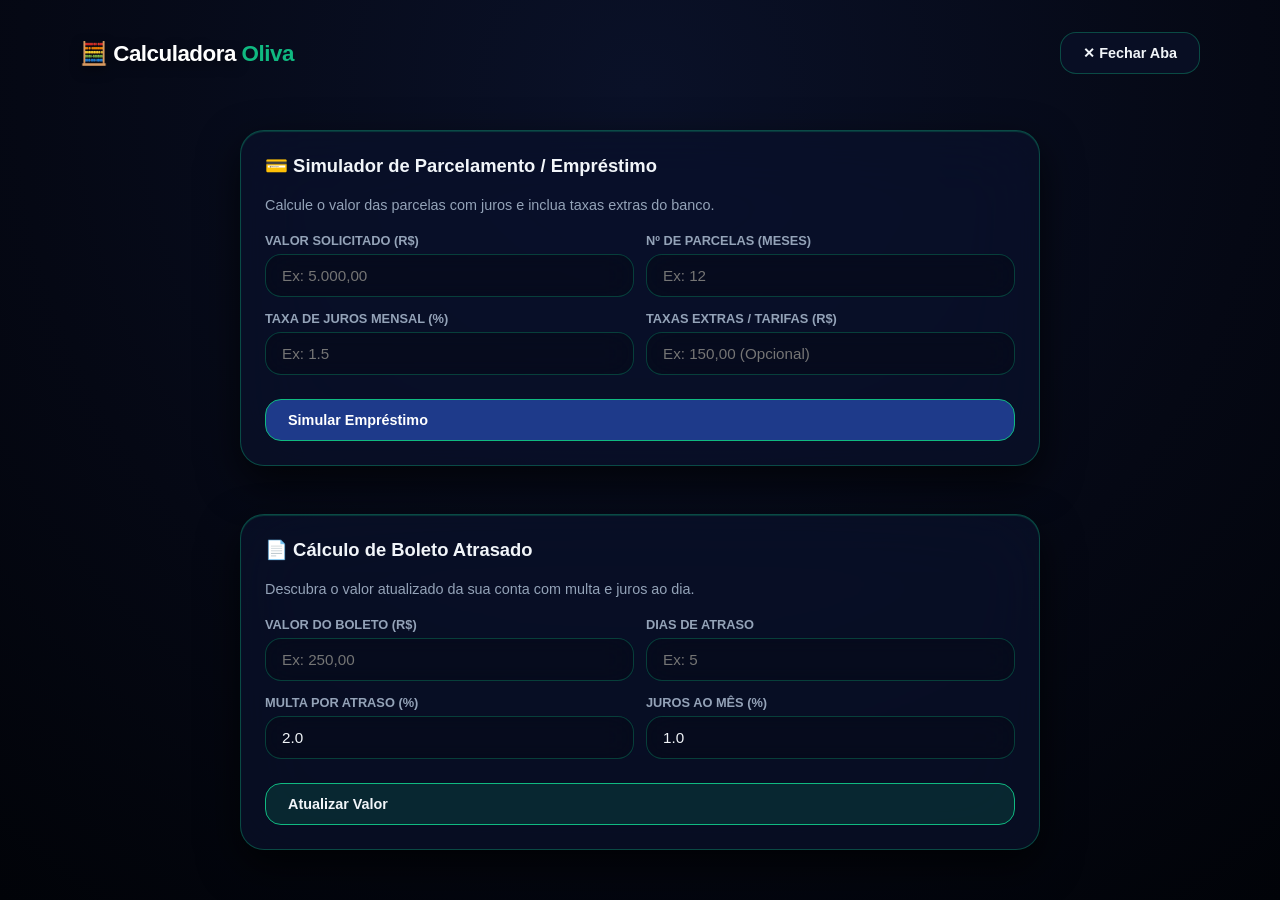
<file: calculadora.html>
<!DOCTYPE html>
<html lang="pt-BR">
<head>
    <meta charset="UTF-8">
    <meta name="viewport" content="width=device-width, initial-scale=1.0">
    <title>Calculadora Financeira - Oliva</title>
    <link rel="stylesheet" href="styles.css">
</head>
<body>

    <header>
        <div class="brand">
            <h1>🧮 Calculadora <span>Oliva</span></h1>
        </div>
        <div class="actions">
            <button class="btn" onclick="window.close()">✕ Fechar Aba</button>
        </div>
    </header>

    <main style="display: grid; gap: 24px; max-width: 800px; margin: 0 auto; padding-top: 20px;">
        
        <section class="panel">
            <h2>💳 Simulador de Parcelamento / Empréstimo</h2>
            <p style="color: var(--muted); margin-bottom: 20px; font-size: 0.9rem;">
                Calcule o valor das parcelas com juros e inclua taxas extras do banco.
            </p>

            <form id="calc-loan-form" class="form-stack">
                <div class="grid-2-inputs">
                    <div class="input-group">
                        <label for="loan-amount">Valor Solicitado (R$)</label>
                        <input type="text" id="loan-amount" placeholder="Ex: 5.000,00" required>
                    </div>
                    <div class="input-group">
                        <label for="loan-months">Nº de Parcelas (Meses)</label>
                        <input type="number" id="loan-months" placeholder="Ex: 12" min="1" required>
                    </div>
                </div>

                <div class="grid-2-inputs">
                    <div class="input-group">
                        <label for="loan-interest">Taxa de Juros Mensal (%)</label>
                        <input type="number" step="0.01" id="loan-interest" placeholder="Ex: 1.5" required>
                    </div>
                    <div class="input-group">
                        <label for="loan-fees">Taxas Extras / Tarifas (R$)</label>
                        <input type="text" id="loan-fees" placeholder="Ex: 150,00 (Opcional)">
                    </div>
                </div>

                <button type="submit" class="btn btn-primary" style="margin-top: 10px;">Simular Empréstimo</button>
            </form>

            <div id="loan-result" class="sim-results" style="display: none; margin-top: 16px;"></div>
        </section>

        <section class="panel">
            <h2>📄 Cálculo de Boleto Atrasado</h2>
            <p style="color: var(--muted); margin-bottom: 20px; font-size: 0.9rem;">
                Descubra o valor atualizado da sua conta com multa e juros ao dia.
            </p>

            <form id="calc-boleto-form" class="form-stack">
                <div class="grid-2-inputs">
                    <div class="input-group">
                        <label for="bol-amount">Valor do Boleto (R$)</label>
                        <input type="text" id="bol-amount" placeholder="Ex: 250,00" required>
                    </div>
                    <div class="input-group">
                        <label for="bol-days">Dias de Atraso</label>
                        <input type="number" id="bol-days" placeholder="Ex: 5" min="1" required>
                    </div>
                </div>

                <div class="grid-2-inputs">
                    <div class="input-group">
                        <label for="bol-multa">Multa por Atraso (%)</label>
                        <input type="number" step="0.01" id="bol-multa" value="2.0" required>
                    </div>
                    <div class="input-group">
                        <label for="bol-juros">Juros ao Mês (%)</label>
                        <input type="number" step="0.01" id="bol-juros" value="1.0" required>
                    </div>
                </div>

                <button type="submit" class="btn btn-secondary" style="margin-top: 10px;">Atualizar Valor</button>
            </form>

            <div id="boleto-result" class="sim-results" style="display: none; margin-top: 16px;"></div>
        </section>

    </main>

    <script>

function parseCurrencyInput(value) {
            if (!value) return 0;
            let cleanValue = value.toString().trim();
            if (cleanValue.includes('.') && cleanValue.includes(',')) {
                cleanValue = cleanValue.replace(/\./g, '').replace(',', '.');
            } else if (cleanValue.includes(',')) {
                cleanValue = cleanValue.replace(',', '.');
            } else if (cleanValue.includes('.')) {
                const parts = cleanValue.split('.');
                if (parts.length > 1 && parts[parts.length - 1].length === 3) {
                    cleanValue = cleanValue.replace(/\./g, '');
                }
            }
            return parseFloat(cleanValue) || 0;
        }

        function formatCurrency(val) {
            return val.toLocaleString('pt-BR', { style: 'currency', currency: 'BRL' });
        }

        function applyLocalTheme(themeName) {
            if (themeName === 'light') {
                document.documentElement.setAttribute('data-theme', 'light');
            } else {
                document.documentElement.removeAttribute('data-theme');
            }
        }

        const initialTheme = localStorage.getItem('oliva_theme') || 'dark';
        applyLocalTheme(initialTheme);

        window.addEventListener('storage', (e) => {
            if (e.key === 'oliva_theme') {
                applyLocalTheme(e.newValue);
            }
        });

        document.getElementById('calc-loan-form').addEventListener('submit', function(e) {
            e.preventDefault();
            
            const amount = parseCurrencyInput(document.getElementById('loan-amount').value);
            const months = parseInt(document.getElementById('loan-months').value);
            const interestRate = parseFloat(document.getElementById('loan-interest').value) / 100;
            const extraFees = parseCurrencyInput(document.getElementById('loan-fees').value) || 0;

            const totalFinanced = amount + extraFees;
            
            let installmentValue = 0;
            if (interestRate > 0) {
                installmentValue = totalFinanced * (interestRate * Math.pow(1 + interestRate, months)) / (Math.pow(1 + interestRate, months) - 1);
            } else {
                installmentValue = totalFinanced / months;
            }

            const totalPaid = installmentValue * months;
            const totalInterest = totalPaid - amount;

            const res = document.getElementById('loan-result');
            res.style.display = 'block';
            res.innerHTML = `
                <h3 style="font-size: 1rem; margin-bottom: 8px;">Detalhes do Financiamento</h3>
                <p>• Valor da Parcela: <strong style="font-size: 1.2rem; color: var(--green);">${formatCurrency(installmentValue)} / mês</strong></p>
                <p>• Total a pagar no final: <strong>${formatCurrency(totalPaid)}</strong></p>
                <p>• Juros + Taxas pagas ao banco: <strong style="color: var(--red);">${formatCurrency(totalInterest)}</strong></p>
            `;
        });

        document.getElementById('calc-boleto-form').addEventListener('submit', function(e) {
            e.preventDefault();
            
            const amount = parseCurrencyInput(document.getElementById('bol-amount').value);
            const days = parseInt(document.getElementById('bol-days').value);
            const finePercent = parseFloat(document.getElementById('bol-multa').value) / 100;
            const monthlyInterest = parseFloat(document.getElementById('bol-juros').value) / 100;

            const fineValue = amount * finePercent; // Multa fixa
            const dailyInterestRate = monthlyInterest / 30; // Juros divididos por 30 dias
            const interestValue = amount * dailyInterestRate * days; // Juros proporcionais aos dias

            const totalUpdated = amount + fineValue + interestValue;

            const res = document.getElementById('boleto-result');
            res.style.display = 'block';
            res.innerHTML = `
                <h3 style="font-size: 1rem; margin-bottom: 8px;">Boleto Atualizado</h3>
                <p>• Valor a pagar hoje: <strong style="font-size: 1.2rem; color: var(--red);">${formatCurrency(totalUpdated)}</strong></p>
                <p style="font-size: 0.85rem; color: var(--muted); margin-top: 8px;">
                    Composição: Valor Original (${formatCurrency(amount)}) + Multa (${formatCurrency(fineValue)}) + Juros por ${days} dia(s) (${formatCurrency(interestValue)}).
                </p>
            `;
        });
    </script>
</body>
</html>
</file>
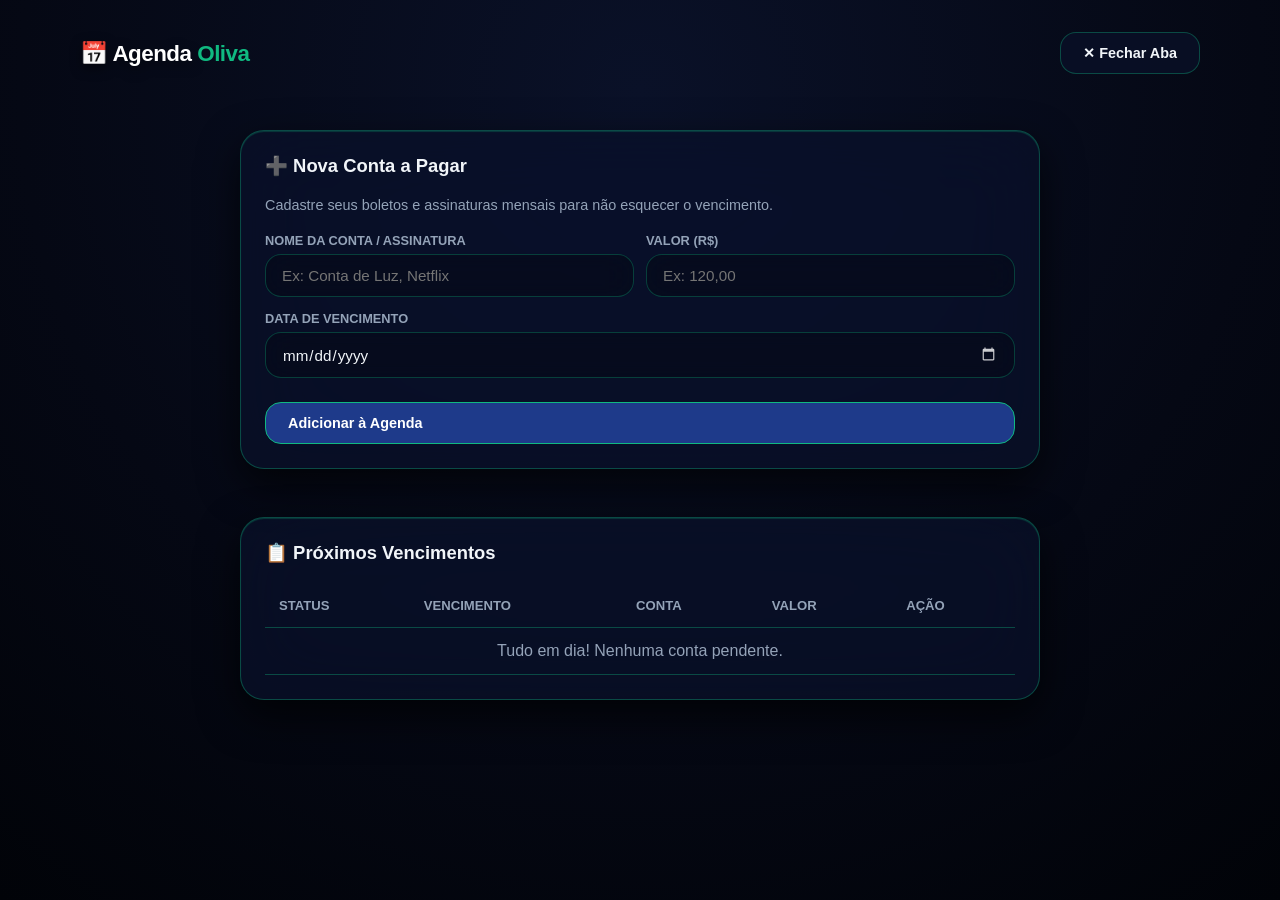
<file: calendario.html>
<!DOCTYPE html>
<html lang="pt-BR">
<head>
    <meta charset="UTF-8">
    <meta name="viewport" content="width=device-width, initial-scale=1.0">
    <title>Agenda de Vencimentos - Oliva</title>
    <link rel="stylesheet" href="styles.css">
</head>
<body>

    <header>
        <div class="brand">
            <h1>📅 Agenda <span>Oliva</span></h1>
        </div>
        <div class="actions">
            <button class="btn" onclick="window.close()">✕ Fechar Aba</button>
        </div>
    </header>

    <main style="display: grid; gap: 24px; max-width: 800px; margin: 0 auto; padding-top: 20px;">
        
        <section class="panel">
            <h2>➕ Nova Conta a Pagar</h2>
            <p style="color: var(--muted); margin-bottom: 20px; font-size: 0.9rem;">
                Cadastre seus boletos e assinaturas mensais para não esquecer o vencimento.
            </p>

            <form id="bill-form" class="form-stack">
                <div class="grid-2-inputs">
                    <div class="input-group">
                        <label for="bill-name">Nome da Conta / Assinatura</label>
                        <input type="text" id="bill-name" placeholder="Ex: Conta de Luz, Netflix" required>
                    </div>
                    <div class="input-group">
                        <label for="bill-amount">Valor (R$)</label>
                        <input type="text" id="bill-amount" placeholder="Ex: 120,00" required>
                    </div>
                </div>

                <div class="input-group">
                    <label for="bill-date">Data de Vencimento</label>
                    <input type="date" id="bill-date" required>
                </div>

                <button type="submit" class="btn btn-primary" style="margin-top: 10px;">Adicionar à Agenda</button>
            </form>
        </section>

        <section class="panel">
            <h2>📋 Próximos Vencimentos</h2>
            <div class="table-responsive" style="margin-top: 16px;">
                <table>
                    <thead>
                        <tr>
                            <th>Status</th>
                            <th>Vencimento</th>
                            <th>Conta</th>
                            <th>Valor</th>
                            <th>Ação</th>
                        </tr>
                    </thead>
                    <tbody id="bills-list">

                    </tbody>
                </table>
            </div>
        </section>

    </main>

    <script>

function applyLocalTheme(themeName) {
            if (themeName === 'light') document.documentElement.setAttribute('data-theme', 'light');
            else document.documentElement.removeAttribute('data-theme');
        }
        applyLocalTheme(localStorage.getItem('oliva_theme') || 'dark');
        window.addEventListener('storage', (e) => {
            if (e.key === 'oliva_theme') applyLocalTheme(e.newValue);
        });

        function parseCurrencyInput(value) {
            if (!value) return 0;
            let cleanValue = value.toString().trim();
            if (cleanValue.includes('.') && cleanValue.includes(',')) cleanValue = cleanValue.replace(/\./g, '').replace(',', '.');
            else if (cleanValue.includes(',')) cleanValue = cleanValue.replace(',', '.');
            else if (cleanValue.includes('.')) {
                const parts = cleanValue.split('.');
                if (parts.length > 1 && parts[parts.length - 1].length === 3) cleanValue = cleanValue.replace(/\./g, '');
            }
            return parseFloat(cleanValue) || 0;
        }

        function formatCurrency(val) {
            return val.toLocaleString('pt-BR', { style: 'currency', currency: 'BRL' });
        }

        let bills = JSON.parse(localStorage.getItem('oliva_bills')) || [];

        function renderBills() {
            const list = document.getElementById('bills-list');
            list.innerHTML = '';
            
            bills.sort((a, b) => new Date(a.date) - new Date(b.date));

            if (bills.length === 0) {
                list.innerHTML = `<tr><td colspan="5" style="text-align:center; color: var(--muted);">Tudo em dia! Nenhuma conta pendente.</td></tr>`;
                return;
            }

            const today = new Date();
            today.setHours(0,0,0,0);

            bills.forEach(bill => {
                const billDate = new Date(bill.date);
                // Ajuste de fuso horário
                billDate.setMinutes(billDate.getMinutes() + billDate.getTimezoneOffset());
                
                let statusBadge = '';
                if (bill.paid) {
                    statusBadge = `<span class="tag" style="background: rgba(16, 185, 129, 0.2); color: var(--green); border-color: var(--green);">Pago</span>`;
                } else if (billDate < today) {
                    statusBadge = `<span class="tag" style="background: rgba(239, 68, 68, 0.2); color: var(--red); border-color: var(--red);">Atrasado</span>`;
                } else {
                    statusBadge = `<span class="tag" style="background: rgba(245, 158, 11, 0.2); color: #F59E0B; border-color: #F59E0B;">Pendente</span>`;
                }

                const tr = document.createElement('tr');
                tr.style.opacity = bill.paid ? '0.5' : '1';
                
                tr.innerHTML = `
                    <td>${statusBadge}</td>
                    <td><strong style="color: var(--text);">${bill.date.split('-').reverse().join('/')}</strong></td>
                    <td>${bill.name}</td>
                    <td style="font-weight: bold;">${formatCurrency(bill.amount)}</td>
                    <td style="display: flex; gap: 8px;">
                        <button class="btn btn-secondary" style="padding: 6px 12px; font-size: 0.8rem;" onclick="togglePaid(${bill.id})">
                            ${bill.paid ? 'Desfazer' : '✔ Pagar'}
                        </button>
                        <button class="btn-delete" style="font-size: 1.2rem; padding: 6px;" onclick="deleteBill(${bill.id})">🗑️</button>
                    </td>
                `;
                list.appendChild(tr);
            });
        }

        document.getElementById('bill-form').addEventListener('submit', (e) => {
            e.preventDefault();
            const newBill = {
                id: Date.now(),
                name: document.getElementById('bill-name').value,
                amount: parseCurrencyInput(document.getElementById('bill-amount').value),
                date: document.getElementById('bill-date').value,
                paid: false
            };
            bills.push(newBill);
            localStorage.setItem('oliva_bills', JSON.stringify(bills));
            renderBills();
            e.target.reset();
        });

        function togglePaid(id) {
            const bill = bills.find(b => b.id === id);
            if (bill) {
                bill.paid = !bill.paid;
                localStorage.setItem('oliva_bills', JSON.stringify(bills));
                renderBills();
            }
        }

        function deleteBill(id) {
            bills = bills.filter(b => b.id !== id);
            localStorage.setItem('oliva_bills', JSON.stringify(bills));
            renderBills();
        }

        renderBills();
    </script>
</body>
</html>
</file>
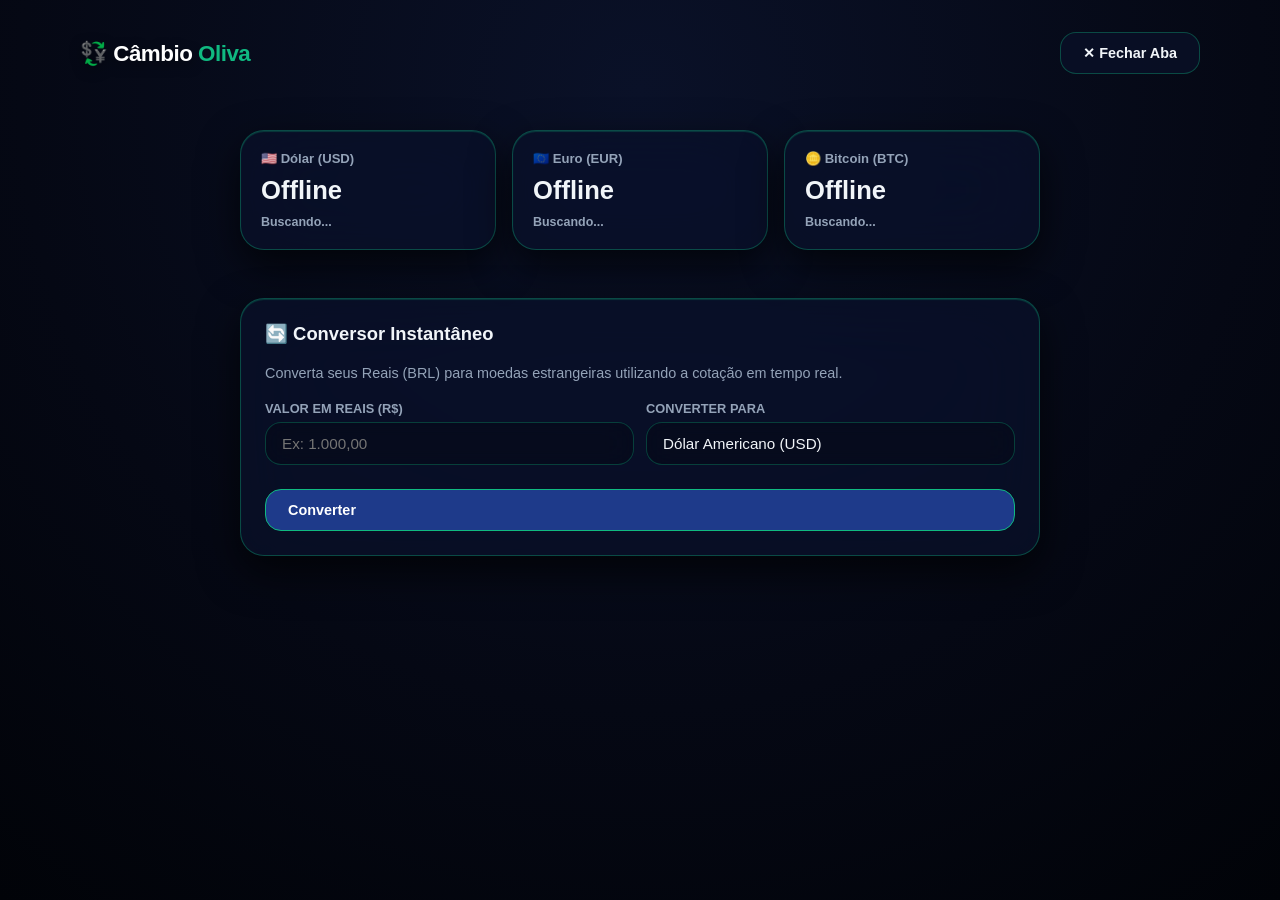
<file: conversor.html>
<!DOCTYPE html>
<html lang="pt-BR">
<head>
    <meta charset="UTF-8">
    <meta name="viewport" content="width=device-width, initial-scale=1.0">
    <title>Câmbio e Moedas - Oliva</title>
    <link rel="stylesheet" href="styles.css">
</head>
<body>

    <header>
        <div class="brand">
            <h1>💱 Câmbio <span>Oliva</span></h1>
        </div>
        <div class="actions">
            <button class="btn" onclick="window.close()">✕ Fechar Aba</button>
        </div>
    </header>

    <main style="display: grid; gap: 24px; max-width: 800px; margin: 0 auto; padding-top: 20px;">
        
        <section class="cards" style="grid-template-columns: repeat(3, 1fr);">
            <div class="card">
                <div class="label">🇺🇸 Dólar (USD)</div>
                <div class="value" id="card-usd">R$ 0,00</div>
                <div class="delta up" id="var-usd">Buscando...</div>
            </div>
            <div class="card">
                <div class="label">🇪🇺 Euro (EUR)</div>
                <div class="value" id="card-eur">R$ 0,00</div>
                <div class="delta up" id="var-eur">Buscando...</div>
            </div>
            <div class="card">
                <div class="label">🪙 Bitcoin (BTC)</div>
                <div class="value" id="card-btc">R$ 0,00</div>
                <div class="delta up" id="var-btc">Buscando...</div>
            </div>
        </section>

        <section class="panel">
            <h2>🔄 Conversor Instantâneo</h2>
            <p style="color: var(--muted); margin-bottom: 20px; font-size: 0.9rem;">
                Converta seus Reais (BRL) para moedas estrangeiras utilizando a cotação em tempo real.
            </p>

            <form id="converter-form" class="form-stack">
                <div class="grid-2-inputs">
                    <div class="input-group">
                        <label for="conv-amount">Valor em Reais (R$)</label>
                        <input type="text" id="conv-amount" placeholder="Ex: 1.000,00" required>
                    </div>
                    <div class="input-group">
                        <label for="conv-currency">Converter para</label>
                        <select id="conv-currency" required>
                            <option value="USD">Dólar Americano (USD)</option>
                            <option value="EUR">Euro (EUR)</option>
                            <option value="BTC">Bitcoin (BTC)</option>
                        </select>
                    </div>
                </div>
                <button type="submit" class="btn btn-primary" style="margin-top: 10px;">Converter</button>
            </form>

            <div id="converter-result" class="sim-results" style="display: none; margin-top: 24px; text-align: center; padding: 30px;">
            </div>
        </section>

    </main>

    <script>

        function applyLocalTheme(themeName) {
            if (themeName === 'light') document.documentElement.setAttribute('data-theme', 'light');
            else document.documentElement.removeAttribute('data-theme');
        }
        applyLocalTheme(localStorage.getItem('oliva_theme') || 'dark');
        window.addEventListener('storage', (e) => {
            if (e.key === 'oliva_theme') applyLocalTheme(e.newValue);
        });

        function parseCurrencyInput(value) {
            if (!value) return 0;
            let cleanValue = value.toString().trim();
            if (cleanValue.includes('.') && cleanValue.includes(',')) cleanValue = cleanValue.replace(/\./g, '').replace(',', '.');
            else if (cleanValue.includes(',')) cleanValue = cleanValue.replace(',', '.');
            else if (cleanValue.includes('.')) {
                const parts = cleanValue.split('.');
                if (parts.length > 1 && parts[parts.length - 1].length === 3) cleanValue = cleanValue.replace(/\./g, '');
            }
            return parseFloat(cleanValue) || 0;
        }

        function formatCurrency(val, currencyCode) {
            if (currencyCode === 'BTC') {
                return val.toLocaleString('pt-BR', { minimumFractionDigits: 6, maximumFractionDigits: 6 }) + ' BTC';
            }
            return val.toLocaleString('pt-BR', { style: 'currency', currency: currencyCode });
        }

        let currentRates = { USD: 0, EUR: 0, BTC: 0 };

        async function fetchExchangeRatesLive() {
            try {
                const response = await fetch('https://economia.awesomeapi.com.br/last/USD-BRL,EUR-BRL,BTC-BRL');
                const data = await response.json();
                
                currentRates.USD = parseFloat(data.USDBRL.bid);
                currentRates.EUR = parseFloat(data.EURBRL.bid);
                currentRates.BTC = parseFloat(data.BTCBRL.bid);
                
                document.getElementById('card-usd').textContent = `R$ ${currentRates.USD.toFixed(2).replace('.', ',')}`;
                document.getElementById('card-eur').textContent = `R$ ${currentRates.EUR.toFixed(2).replace('.', ',')}`;
                document.getElementById('card-btc').textContent = `R$ ${currentRates.BTC.toLocaleString('pt-BR', { minimumFractionDigits: 2 })}`;
                
                function renderVariation(elId, valStr) {
                    const el = document.getElementById(elId);
                    const val = parseFloat(valStr);
                    el.textContent = `${val > 0 ? '▲' : '▼'} ${val.toFixed(2)}% hoje`;
                    el.className = `delta ${val > 0 ? 'up' : 'down'}`;
                }

                renderVariation('var-usd', data.USDBRL.pctChange);
                renderVariation('var-eur', data.EURBRL.pctChange);
                renderVariation('var-btc', data.BTCBRL.pctChange);

            } catch (error) {
                document.getElementById('card-usd').textContent = "Offline";
                document.getElementById('card-eur').textContent = "Offline";
                document.getElementById('card-btc').textContent = "Offline";
            }
        }

        document.getElementById('converter-form').addEventListener('submit', (e) => {
            e.preventDefault();
            
            const amountBRL = parseCurrencyInput(document.getElementById('conv-amount').value);
            const targetCurrency = document.getElementById('conv-currency').value;
            
            if (currentRates[targetCurrency] === 0) {
                alert("As cotações ainda estão carregando ou a API está offline.");
                return;
            }

            const convertedValue = amountBRL / currentRates[targetCurrency];
            const rateUsed = currentRates[targetCurrency];

            const resDiv = document.getElementById('converter-result');
            resDiv.style.display = 'block';
            
            resDiv.innerHTML = `
                <p style="color: var(--muted); font-size: 1rem; margin-bottom: 8px;">Você terá aproximadamente</p>
                <h2 style="font-size: 2.5rem; color: var(--emerald); margin-bottom: 12px; font-weight: 800;">
                    ${formatCurrency(convertedValue, targetCurrency)}
                </h2>
                <p style="font-size: 0.85rem; color: var(--muted); background: var(--input-bg); display: inline-block; padding: 6px 12px; border-radius: 12px;">
                    Cotação utilizada: 1 ${targetCurrency} = R$ ${rateUsed.toLocaleString('pt-BR', { minimumFractionDigits: 2 })}
                </p>
            `;
        });

        fetchExchangeRatesLive();
    </script>
</body>
</html>
</file>
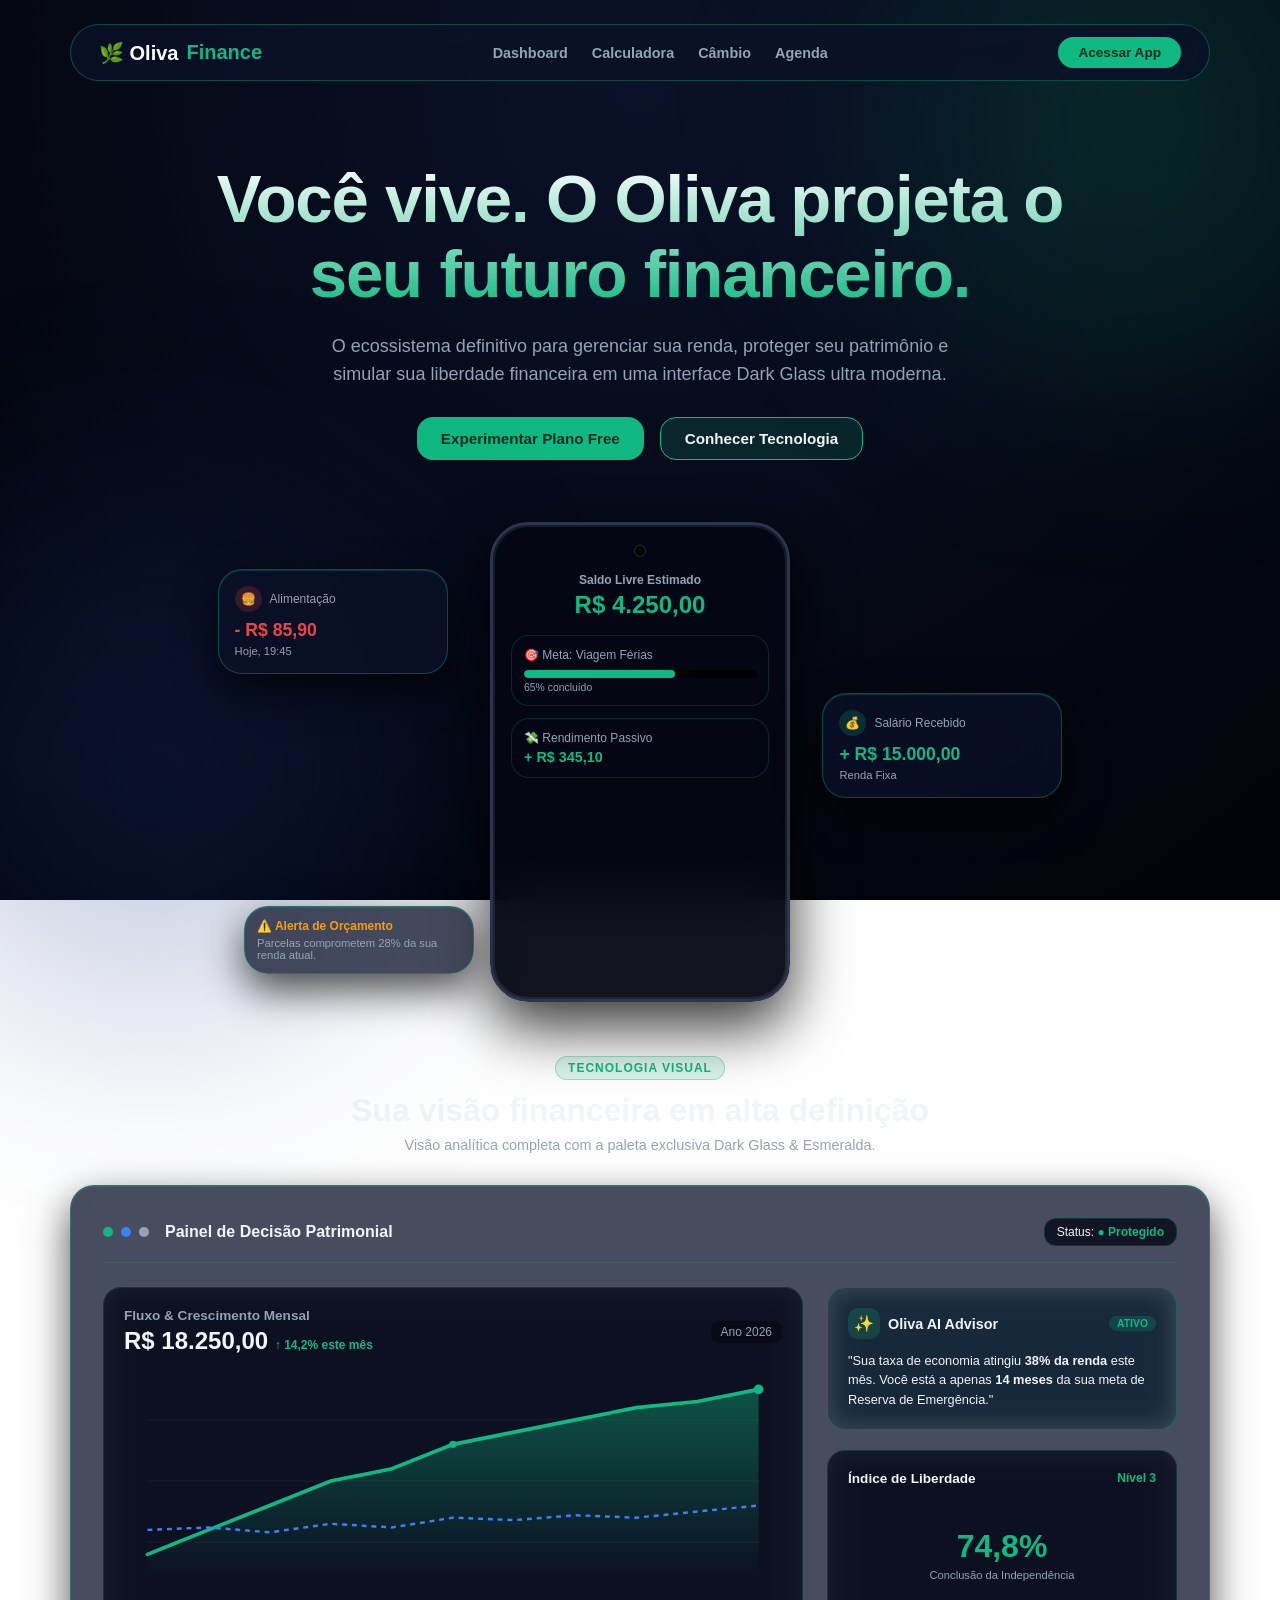
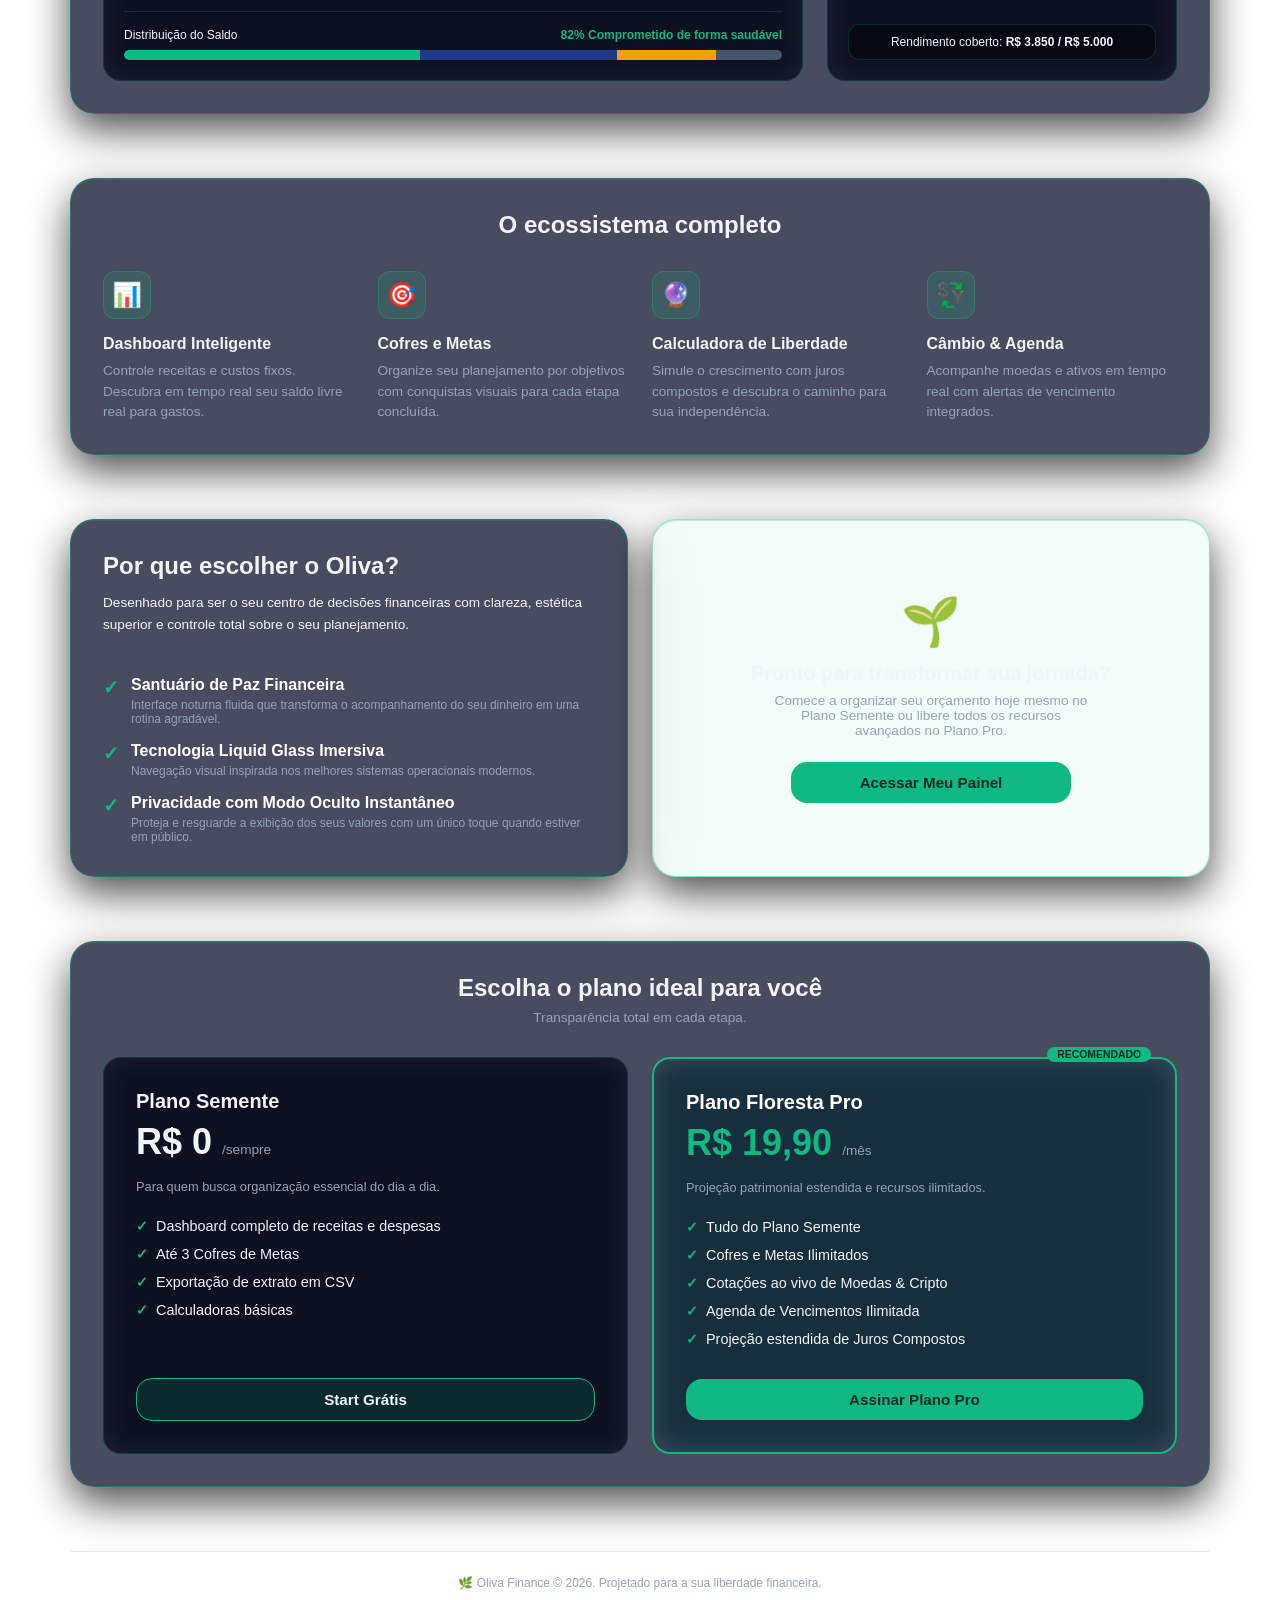
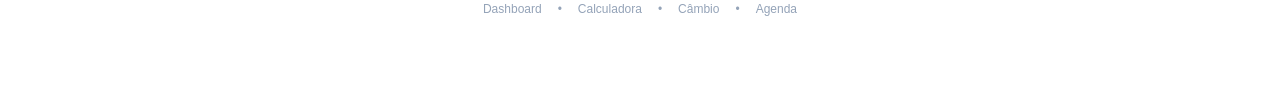
<file: LandingPage.html>
<!DOCTYPE html>
<html lang="pt-BR">
<head>
    <meta charset="UTF-8">
    <meta name="viewport" content="width=device-width, initial-scale=1.0">
    <title>Oliva Finance | O Futuro da Sua Renda</title>

    <style>
        /* ==========================================
           RESET E ESTILOS GLOBAIS NATIVOS (SEM TAILWIND)
           ========================================== */
        *, *::before, *::after {
            box-sizing: border-box !important;
            margin: 0;
            padding: 0;
            text-decoration: none !important;
        }

        :root {
            --bg-gradient: radial-gradient(circle at 50% 10%, #0A1128 0%, #050814 60%, #010308 100%);
            --glass-bg: rgba(10, 17, 40, 0.75);
            --glass-sub: rgba(5, 8, 20, 0.6);
            --glass-border: rgba(16, 185, 129, 0.35);
            --glass-border-sub: rgba(16, 185, 129, 0.2);
            --emerald: #10B981;
            --emerald-hover: #34d399;
            --emerald-light: rgba(16, 185, 129, 0.15);
            --navy: #1E3A8A;
            --text-main: #F1F5F9;
            --text-muted: #94A3B8;
            --red: #EF4444;
            --amber: #F59E0B;
        }

        html, body {
            width: 100%;
            min-height: 100vh;
            background: var(--bg-gradient);
            background-attachment: fixed;
            color: var(--text-main);
            font-family: -apple-system, BlinkMacSystemFont, 'Segoe UI', Roboto, Oxygen, Ubuntu, Cantarell, sans-serif;
            overflow-x: hidden;
            display: flex;
            flex-direction: column;
            align-items: center;
        }

        /* Container Principal com Centralização Estrita */
        .lp-container {
            width: 100%;
            max-width: 1180px;
            margin: 0 auto;
            padding: 0 20px 80px 20px;
            display: flex;
            flex-direction: column;
            align-items: center;
            gap: 64px;
        }

        /* Orbes Luminosos de Fundo */
        .circle {
            position: fixed;
            border-radius: 50%;
            filter: blur(120px);
            z-index: 0;
            pointer-events: none;
        }
        .circle-1 { width: 450px; height: 450px; background: rgba(16, 185, 129, 0.18); top: -100px; right: -80px; }
        .circle-2 { width: 500px; height: 500px; background: rgba(30, 58, 138, 0.25); bottom: -120px; left: -100px; }

        /* Painéis Glassmorphism */
        .glass-panel {
            background: var(--glass-bg);
            border: 1px solid var(--glass-border);
            backdrop-filter: blur(25px);
            -webkit-backdrop-filter: blur(25px);
            box-shadow: 0 16px 40px 0 rgba(0, 0, 0, 0.7), inset 0 1px 1px 0 rgba(16, 185, 129, 0.25);
            border-radius: 24px;
            position: relative;
            z-index: 1;
        }

        .glass-panel-sub {
            background: var(--glass-sub);
            border: 1px solid var(--glass-border-sub);
            backdrop-filter: blur(15px);
            border-radius: 18px;
        }

        /* Header e Navbar Pílula */
        .lp-header {
            width: 100%;
            margin-top: 24px;
            display: flex;
            justify-content: space-between;
            align-items: center;
            padding: 12px 28px;
            background: rgba(10, 17, 40, 0.85);
            border: 1px solid var(--glass-border);
            border-radius: 50px;
            backdrop-filter: blur(25px);
            z-index: 10;
        }

        .brand-logo {
            font-size: 1.25rem;
            font-weight: 800;
            color: #ffffff;
            display: flex;
            align-items: center;
            gap: 8px;
        }
        .brand-logo span { color: var(--emerald); }

        .nav-links {
            display: flex;
            align-items: center;
            gap: 24px;
        }

        .nav-links a {
            color: var(--text-muted);
            font-size: 0.9rem;
            font-weight: 600;
            transition: color 0.3s ease;
        }
        .nav-links a:hover { color: #ffffff; }

        /* Botões Estilizados */
        .btn-green {
            background: var(--emerald);
            color: #022c22;
            font-weight: 700;
            border-radius: 16px;
            padding: 12px 24px;
            transition: all 0.3s ease;
            display: inline-flex;
            align-items: center;
            justify-content: center;
            border: none;
            cursor: pointer;
            font-size: 0.95rem;
        }
        .btn-green:hover {
            background: var(--emerald-hover);
            transform: translateY(-2px);
            box-shadow: 0 8px 20px rgba(16, 185, 129, 0.35);
        }

        .btn-outline {
            background: var(--emerald-light);
            border: 1px solid var(--emerald);
            color: var(--text-main);
            font-weight: 600;
            border-radius: 16px;
            padding: 12px 24px;
            transition: all 0.3s ease;
            display: inline-flex;
            align-items: center;
            justify-content: center;
            cursor: pointer;
            font-size: 0.95rem;
        }
        .btn-outline:hover {
            background: rgba(16, 185, 129, 0.25);
            transform: translateY(-2px);
        }

        /* Seção Hero */
        .hero-section {
            display: flex;
            flex-direction: column;
            align-items: center;
            text-align: center;
            margin-top: 16px;
            gap: 20px;
            max-width: 850px;
        }

        .hero-title {
            font-size: clamp(2.4rem, 5.5vw, 4.2rem);
            line-height: 1.12;
            letter-spacing: -1.2px;
            font-weight: 800;
            background: linear-gradient(180deg, #ffffff 0%, #10B981 100%);
            -webkit-background-clip: text;
            -webkit-text-fill-color: transparent;
            text-align: center;
        }

        .hero-subtitle {
            color: var(--text-muted);
            font-size: 1.125rem;
            max-width: 650px;
            line-height: 1.6;
        }

        .hero-actions {
            display: flex;
            gap: 16px;
            flex-wrap: wrap;
            justify-content: center;
            margin-top: 8px;
        }

        /* Mockup Samsung Galaxy S22 */
        .hero-mockup-wrapper {
            position: relative;
            width: 100%;
            max-width: 880px;
            height: 460px;
            display: flex;
            justify-content: center;
            align-items: center;
            margin-top: 8px;
        }

        .samsung-s22 {
            width: 300px;
            height: 480px;
            background: rgba(5, 8, 20, 0.95);
            border: 3px solid #2a354f;
            border-radius: 38px;
            box-shadow: 0 25px 60px rgba(0,0,0,0.8), inset 0 0 0 2px rgba(255,255,255,0.08);
            padding: 16px 18px;
            position: relative;
            z-index: 2;
            backdrop-filter: blur(25px);
            display: flex;
            flex-direction: column;
            flex-shrink: 0;
        }

        .s22-camera {
            width: 12px;
            height: 12px;
            background: #000;
            border: 1px solid rgba(255,255,255,0.15);
            border-radius: 50%;
            margin: 4px auto 16px auto;
        }

        /* Elements Flutuantes Hero */
        .floating-element {
            position: absolute;
            animation: float 6s ease-in-out infinite;
            z-index: 3;
            padding: 16px;
        }
        .fe-1 { top: 8%; left: 2%; animation-delay: 0s; width: 230px; }
        .fe-2 { top: 35%; right: 2%; animation-delay: -2s; width: 240px; }
        .fe-3 { bottom: 4%; left: 5%; animation-delay: -4s; width: 230px; }

        @keyframes float {
            0% { transform: translateY(0px); }
            50% { transform: translateY(-12px); }
            100% { transform: translateY(0px); }
        }

        /* Bento Grid & Tecnologia Visual */
        .tech-section {
            width: 100%;
        }

        .section-header {
            text-align: center;
            max-width: 650px;
            margin: 0 auto 32px auto;
        }

        .badge-tag {
            background: var(--emerald-light);
            color: var(--emerald);
            border: 1px solid rgba(16, 185, 129, 0.3);
            font-size: 0.75rem;
            font-weight: 800;
            padding: 4px 12px;
            border-radius: 20px;
            text-transform: uppercase;
            letter-spacing: 1px;
            display: inline-block;
        }

        .section-title {
            font-size: 2rem;
            font-weight: 800;
            margin-top: 12px;
        }

        .section-desc {
            color: var(--text-muted);
            font-size: 0.9rem;
            margin-top: 8px;
        }

        .bento-grid {
            display: grid;
            grid-template-columns: 2fr 1fr;
            gap: 24px;
            margin-top: 24px;
        }

        /* Gráfico SVG Nativo */
        .svg-chart-container {
            width: 100%;
            height: 220px;
            position: relative;
            margin-top: 16px;
        }

        .svg-chart {
            width: 100%;
            height: 100%;
            overflow: visible;
        }

        /* Seção de Recursos (4 Colunas) */
        .features-grid {
            display: grid;
            grid-template-columns: repeat(4, 1fr);
            gap: 24px;
            margin-top: 24px;
        }

        .feature-card {
            display: flex;
            flex-direction: column;
            gap: 8px;
        }

        .feature-icon-box {
            font-size: 1.5rem;
            background: var(--emerald-light);
            width: 48px;
            height: 48px;
            display: flex;
            align-items: center;
            justify-content: center;
            border-radius: 12px;
            border: 1px solid rgba(16, 185, 129, 0.3);
        }

        /* Seção Por Que Escolher (2 Colunas) */
        .grid-2 {
            display: grid;
            grid-template-columns: 1fr 1fr;
            gap: 24px;
            width: 100%;
        }

        .why-list {
            display: flex;
            flex-direction: column;
            gap: 16px;
            margin-top: 20px;
        }

        .why-item {
            display: flex;
            align-items: flex-start;
            gap: 12px;
        }

        .why-item span {
            color: var(--emerald);
            font-weight: bold;
            font-size: 1.2rem;
        }

        /* Planos */
        .plans-grid {
            display: grid;
            grid-template-columns: 1fr 1fr;
            gap: 24px;
            margin-top: 24px;
        }

        .plan-card {
            padding: 32px;
            display: flex;
            flex-direction: column;
            justify-content: space-between;
        }

        .plan-price {
            font-size: 2.25rem;
            font-weight: 800;
            margin: 8px 0 16px 0;
        }

        .plan-features {
            display: flex;
            flex-direction: column;
            gap: 12px;
            font-size: 0.9rem;
            color: var(--text-main);
            margin-bottom: 32px;
            list-style: none;
        }

        .plan-features li {
            display: flex;
            align-items: center;
            gap: 8px;
        }

        .plan-features li span {
            color: var(--emerald);
            font-weight: bold;
        }

        /* Responsividade NAtiva */
        @media (max-width: 960px) {
            .floating-element { display: none; }
            .lp-header { flex-direction: column; gap: 16px; border-radius: 24px; text-align: center; }
            .bento-grid, .grid-2, .plans-grid { grid-template-columns: 1fr; }
            .features-grid { grid-template-columns: 1fr 1fr; }
        }

        @media (max-width: 580px) {
            .features-grid { grid-template-columns: 1fr; }
            .hero-title { font-size: 2rem; }
            .hero-actions { flex-direction: column; width: 100%; }
            .hero-actions a { width: 100%; text-align: center; }
        }
    </style>
</head>
<body>

    <!-- Orbes Luminosos de Fundo -->
    <div class="circle circle-1"></div>
    <div class="circle circle-2"></div>

    <!-- Container Centralizado -->
    <div class="lp-container">

        <!-- Navbar Pílula -->
        <header class="lp-header">
            <a href="index.html" class="brand-logo">
                🌿 Oliva <span>Finance</span>
            </a>
            <nav class="nav-links">
                <a href="app.html">Dashboard</a>
                <a href="calculadora.html">Calculadora</a>
                <a href="conversor.html">Câmbio</a>
                <a href="calendario.html">Agenda</a>
            </nav>
            <a href="app.html" class="btn-green" style="padding: 8px 20px; font-size: 0.85rem;">Acessar App</a>
        </header>

        <!-- Hero Section -->
        <section class="hero-section">
            <h1 class="hero-title">
                Você vive. O Oliva projeta o seu futuro financeiro.
            </h1>
            <p class="hero-subtitle">
                O ecossistema definitivo para gerenciar sua renda, proteger seu patrimônio e simular sua liberdade financeira em uma interface Dark Glass ultra moderna.
            </p>
            <div class="hero-actions">
                <a href="app.html" class="btn-green">Experimentar Plano Free</a>
                <a href="#tecnologia" class="btn-outline">Conhecer Tecnologia</a>
            </div>
        </section>

        <!-- Mockup Visual de Impacto (Samsung Galaxy S22) -->
        <section class="hero-mockup-wrapper">

            <!-- Card Flutuante 1 (Esquerda) -->
            <div class="floating-element fe-1 glass-panel">
                <div style="font-size: 0.75rem; color: var(--text-muted); display: flex; align-items: center; gap: 8px;">
                    <span style="background: rgba(239, 68, 68, 0.2); padding: 6px; border-radius: 50%;">🍔</span> Alimentação
                </div>
                <div style="color: var(--red); font-weight: bold; font-size: 1.1rem; margin-top: 8px;">- R$ 85,90</div>
                <div style="font-size: 0.7rem; color: var(--text-muted); margin-top: 4px;">Hoje, 19:45</div>
            </div>

            <!-- Samsung Galaxy S22 Centralizado -->
            <div class="samsung-s22">
                <div class="s22-camera"></div>

                <div style="text-align: center; font-size: 0.75rem; font-weight: 600; color: var(--text-muted);">Saldo Livre Estimado</div>
                <div style="text-align: center; font-size: 1.5rem; font-weight: 800; color: var(--emerald); margin-top: 4px;">R$ 4.250,00</div>

                <div class="glass-panel-sub" style="margin-top: 16px; padding: 12px;">
                    <div style="font-size: 0.75rem; color: var(--text-muted);">🎯 Meta: Viagem Férias</div>
                    <div style="width: 100%; height: 8px; background: #000; border-radius: 10px; margin-top: 8px; overflow: hidden;">
                        <div style="height: 100%; background: var(--emerald); border-radius: 10px; width: 65%;"></div>
                    </div>
                    <div style="font-size: 0.65rem; color: var(--text-muted); margin-top: 4px;">65% concluído</div>
                </div>

                <div class="glass-panel-sub" style="margin-top: 12px; padding: 12px;">
                    <div style="font-size: 0.75rem; color: var(--text-muted);">💸 Rendimento Passivo</div>
                    <div style="color: var(--emerald); font-weight: bold; font-size: 0.9rem; margin-top: 4px;">+ R$ 345,10</div>
                </div>
            </div>

            <!-- Card Flutuante 2 (Direita) -->
            <div class="floating-element fe-2 glass-panel">
                <div style="font-size: 0.75rem; color: var(--text-muted); display: flex; align-items: center; gap: 8px;">
                    <span style="background: rgba(16, 185, 129, 0.2); padding: 6px; border-radius: 50%;">💰</span> Salário Recebido
                </div>
                <div style="color: var(--emerald); font-weight: bold; font-size: 1.1rem; margin-top: 8px;">+ R$ 15.000,00</div>
                <div style="font-size: 0.7rem; color: var(--text-muted); margin-top: 4px;">Renda Fixa</div>
            </div>

            <!-- Card Flutuante 3 (Aviso Baixo) -->
            <div class="floating-element fe-3 glass-panel" style="padding: 12px;">
                <div style="font-weight: bold; font-size: 0.75rem; color: var(--amber);">⚠️ Alerta de Orçamento</div>
                <p style="font-size: 0.7rem; color: var(--text-muted); margin-top: 4px;">Parcelas comprometem 28% da sua renda atual.</p>
            </div>

        </section>

        <!-- SEÇÃO TECNOLÓGICA & VISUAL DE DASHBOARD (Gráfico SVG Nativo - Sem CDNs) -->
        <section id="tecnologia" class="tech-section">
            <div class="section-header">
                <span class="badge-tag">Tecnologia Visual</span>
                <h2 class="section-title">Sua visão financeira em alta definição</h2>
                <p class="section-desc">Visão analítica completa com a paleta exclusiva Dark Glass & Esmeralda.</p>
            </div>

            <div class="glass-panel" style="padding: 32px;">
                <!-- Barra Superior do Canvas Bento -->
                <div style="display: flex; justify-content: space-between; align-items: center; border-bottom: 1px solid var(--glass-border-sub); padding-bottom: 16px; flex-wrap: wrap; gap: 12px;">
                    <div style="display: flex; align-items: center; gap: 8px;">
                        <span style="width: 10px; height: 10px; border-radius: 50%; background: var(--emerald);"></span>
                        <span style="width: 10px; height: 10px; border-radius: 50%; background: #3B82F6;"></span>
                        <span style="width: 10px; height: 10px; border-radius: 50%; background: var(--text-muted);"></span>
                        <h3 style="font-size: 1rem; font-weight: bold; margin-left: 8px;">Painel de Decisão Patrimonial</h3>
                    </div>
                    <div style="font-size: 0.75rem; background: rgba(5, 8, 20, 0.8); border: 1px solid var(--glass-border-sub); padding: 6px 12px; border-radius: 12px;">
                        Status: <span style="color: var(--emerald); font-weight: bold;">● Protegido</span>
                    </div>
                </div>

                <!-- Bento Grid Modular -->
                <div class="bento-grid">

                    <!-- Coluna Principal (Gráfico SVG Nativo) -->
                    <div class="glass-panel-sub" style="padding: 20px; display: flex; flex-direction: column; justify-content: space-between;">
                        <div>
                            <div style="display: flex; justify-content: space-between; align-items: center;">
                                <div>
                                    <h4 style="font-size: 0.85rem; color: var(--text-muted);">Fluxo & Crescimento Mensal</h4>
                                    <div style="font-size: 1.5rem; font-weight: 800; margin-top: 4px;">
                                        R$ 18.250,00 <span style="font-size: 0.75rem; color: var(--emerald); font-weight: bold;">↑ 14,2% este mês</span>
                                    </div>
                                </div>
                                <span style="font-size: 0.75rem; color: var(--text-muted); background: rgba(0,0,0,0.3); padding: 4px 10px; border-radius: 8px;">Ano 2026</span>
                            </div>

                            <!-- Gráfico Vetorial Nativo (SVG Vector) -->
                            <div class="svg-chart-container">
                                <svg class="svg-chart" viewBox="0 0 500 180">
                                    <defs>
                                        <linearGradient id="emeraldGradient" x1="0" y1="0" x2="0" y2="1">
                                            <stop offset="0%" stop-color="#10B981" stop-opacity="0.4"/>
                                            <stop offset="100%" stop-color="#10B981" stop-opacity="0.0"/>
                                        </linearGradient>
                                    </defs>
                                    
                                    <!-- Linhas de Grade -->
                                    <line x1="0" y1="40" x2="500" y2="40" stroke="rgba(255,255,255,0.05)" stroke-width="1"/>
                                    <line x1="0" y1="90" x2="500" y2="90" stroke="rgba(255,255,255,0.05)" stroke-width="1"/>
                                    <line x1="0" y1="140" x2="500" y2="140" stroke="rgba(255,255,255,0.05)" stroke-width="1"/>

                                    <!-- Área Preenchida com Gradiente -->
                                    <polygon points="0,150 50,130 100,110 150,90 200,80 250,60 300,50 350,40 400,30 450,25 500,15 500,170 0,170" fill="url(#emeraldGradient)" />

                                    <!-- Linha Principal (Patrimônio) -->
                                    <polyline points="0,150 50,130 100,110 150,90 200,80 250,60 300,50 350,40 400,30 450,25 500,15" fill="none" stroke="#10B981" stroke-width="3" stroke-linecap="round" />

                                    <!-- Linha Pontilhada (Custos) -->
                                    <polyline points="0,130 50,128 100,132 150,125 200,128 250,120 300,122 350,118 400,120 450,115 500,110" fill="none" stroke="#3B82F6" stroke-width="2" stroke-dasharray="4,4" />

                                    <!-- Pontos de Destaque -->
                                    <circle cx="500" cy="15" r="4" fill="#10B981" />
                                    <circle cx="250" cy="60" r="3" fill="#10B981" />
                                </svg>
                            </div>
                        </div>

                        <!-- Barra Multissegmento Nativa -->
                        <div style="margin-top: 20px; padding-top: 16px; border-top: 1px solid var(--glass-border-sub);">
                            <div style="display: flex; justify-content: space-between; font-size: 0.75rem; margin-bottom: 8px;">
                                <span>Distribuição do Saldo</span>
                                <span style="color: var(--emerald); font-weight: bold;">82% Comprometido de forma saudável</span>
                            </div>
                            <div style="width: 100%; height: 10px; background: #000; border-radius: 10px; overflow: hidden; display: flex;">
                                <div style="width: 45%; background: var(--emerald);" title="Poupança"></div>
                                <div style="width: 30%; background: #1E3A8A;" title="Custos Fixos"></div>
                                <div style="width: 15%; background: var(--amber);" title="Lazer"></div>
                                <div style="width: 10%; background: #475569;" title="Livre"></div>
                            </div>
                        </div>
                    </div>

                    <!-- Coluna Lateral (AI Advisor & Metas) -->
                    <div style="display: flex; flex-direction: column; gap: 20px;">
                        
                        <!-- Card Oliva AI Advisor -->
                        <div class="glass-panel-sub" style="padding: 20px; background: rgba(16, 185, 129, 0.05); border-color: rgba(16, 185, 129, 0.3);">
                            <div style="display: flex; justify-content: space-between; align-items: center; margin-bottom: 12px;">
                                <div style="display: flex; align-items: center; gap: 8px;">
                                    <span style="background: rgba(16, 185, 129, 0.2); padding: 6px; border-radius: 10px;">✨</span>
                                    <h4 style="font-size: 0.9rem; font-weight: bold;">Oliva AI Advisor</h4>
                                </div>
                                <span style="font-size: 0.65rem; background: rgba(16, 185, 129, 0.2); color: var(--emerald); padding: 2px 8px; border-radius: 10px; font-weight: 800;">ATIVO</span>
                            </div>
                            <p style="font-size: 0.8rem; color: var(--text-main); line-height: 1.5;">
                                "Sua taxa de economia atingiu <strong>38% da renda</strong> este mês. Você está a apenas <strong>14 meses</strong> da sua meta de Reserva de Emergência."
                            </p>
                        </div>

                        <!-- Card Índice de Liberdade -->
                        <div class="glass-panel-sub" style="padding: 20px; display: flex; flex-direction: column; justify-content: space-between; flex: 1;">
                            <div style="display: flex; justify-content: space-between; align-items: center;">
                                <h4 style="font-size: 0.85rem; font-weight: bold;">Índice de Liberdade</h4>
                                <span style="font-size: 0.75rem; color: var(--emerald); font-weight: bold;">Nível 3</span>
                            </div>

                            <div style="text-align: center; margin: 16px 0;">
                                <div style="font-size: 2rem; font-weight: 800; color: var(--emerald);">74,8%</div>
                                <div style="font-size: 0.7rem; color: var(--text-muted); margin-top: 4px;">Conclusão da Independência</div>
                            </div>

                            <div style="background: rgba(0, 0, 0, 0.4); padding: 10px; border-radius: 12px; text-align: center; font-size: 0.75rem; border: 1px solid var(--glass-border-sub);">
                                Rendimento coberto: <strong>R$ 3.850 / R$ 5.000</strong>
                            </div>
                        </div>

                    </div>

                </div>
            </div>
        </section>

        <!-- Recursos do Ecossistema -->
        <section id="features" style="width: 100%;">
            <div class="glass-panel" style="padding: 32px;">
                <h2 style="text-align: center; font-size: 1.5rem; font-weight: bold; margin-bottom: 32px;">O ecossistema completo</h2>

                <div class="features-grid">
                    <div class="feature-card">
                        <div class="feature-icon-box">📊</div>
                        <h3 style="font-size: 1rem; font-weight: bold; margin-top: 8px;">Dashboard Inteligente</h3>
                        <p style="font-size: 0.85rem; color: var(--text-muted); line-height: 1.5;">Controle receitas e custos fixos. Descubra em tempo real seu saldo livre real para gastos.</p>
                    </div>
                    <div class="feature-card">
                        <div class="feature-icon-box">🎯</div>
                        <h3 style="font-size: 1rem; font-weight: bold; margin-top: 8px;">Cofres e Metas</h3>
                        <p style="font-size: 0.85rem; color: var(--text-muted); line-height: 1.5;">Organize seu planejamento por objetivos com conquistas visuais para cada etapa concluída.</p>
                    </div>
                    <div class="feature-card">
                        <div class="feature-icon-box">🔮</div>
                        <h3 style="font-size: 1rem; font-weight: bold; margin-top: 8px;">Calculadora de Liberdade</h3>
                        <p style="font-size: 0.85rem; color: var(--text-muted); line-height: 1.5;">Simule o crescimento com juros compostos e descubra o caminho para sua independência.</p>
                    </div>
                    <div class="feature-card">
                        <div class="feature-icon-box">💱</div>
                        <h3 style="font-size: 1rem; font-weight: bold; margin-top: 8px;">Câmbio & Agenda</h3>
                        <p style="font-size: 0.85rem; color: var(--text-muted); line-height: 1.5;">Acompanhe moedas e ativos em tempo real com alertas de vencimento integrados.</p>
                    </div>
                </div>
            </div>
        </section>

        <!-- Por que escolher o Oliva? -->
        <section style="width: 100%;">
            <div class="grid-2">
                <div class="glass-panel" style="padding: 32px; display: flex; flex-direction: column; justify-content: center;">
                    <h2 style="font-size: 1.5rem; font-weight: bold; margin-bottom: 12px;">Por que escolher o Oliva?</h2>
                    <p style="font-size: 0.85rem; color: var(--text-main); line-height: 1.6; margin-bottom: 20px;">
                        Desenhado para ser o seu centro de decisões financeiras com clareza, estética superior e controle total sobre o seu planejamento.
                    </p>

                    <div class="why-list">
                        <div class="why-item">
                            <span>✓</span>
                            <div>
                                <strong style="color: #fff;">Santuário de Paz Financeira</strong>
                                <p style="font-size: 0.75rem; color: var(--text-muted); margin-top: 4px;">Interface noturna fluida que transforma o acompanhamento do seu dinheiro em uma rotina agradável.</p>
                            </div>
                        </div>
                        <div class="why-item">
                            <span>✓</span>
                            <div>
                                <strong style="color: #fff;">Tecnologia Liquid Glass Imersiva</strong>
                                <p style="font-size: 0.75rem; color: var(--text-muted); margin-top: 4px;">Navegação visual inspirada nos melhores sistemas operacionais modernos.</p>
                            </div>
                        </div>
                        <div class="why-item">
                            <span>✓</span>
                            <div>
                                <strong style="color: #fff;">Privacidade com Modo Oculto Instantâneo</strong>
                                <p style="font-size: 0.75rem; color: var(--text-muted); margin-top: 4px;">Proteja e resguarde a exibição dos seus valores com um único toque quando estiver em público.</p>
                            </div>
                        </div>
                    </div>
                </div>

                <div class="glass-panel" style="padding: 32px; display: flex; flex-direction: column; align-items: center; justify-content: center; text-align: center; background: rgba(16, 185, 129, 0.05); border-color: rgba(16, 185, 129, 0.4);">
                    <div style="font-size: 3rem; margin-bottom: 12px;">🌱</div>
                    <h3 style="font-size: 1.25rem; font-weight: bold; margin-bottom: 8px;">Pronto para transformar sua jornada?</h3>
                    <p style="font-size: 0.85rem; color: var(--text-muted); margin-bottom: 24px; max-width: 320px;">
                        Comece a organizar seu orçamento hoje mesmo no Plano Semente ou libere todos os recursos avançados no Plano Pro.
                    </p>
                    <a href="app.html" class="btn-green" style="width: 100%; max-width: 280px;">Acessar Meu Painel</a>
                </div>
            </div>
        </section>

        <!-- Seção de Planos -->
        <section id="planos" style="width: 100%;">
            <div class="glass-panel" style="padding: 32px;">
                <h2 style="text-align: center; font-size: 1.5rem; font-weight: bold; margin-bottom: 8px;">Escolha o plano ideal para você</h2>
                <p style="text-align: center; color: var(--text-muted); font-size: 0.85rem; margin-bottom: 32px;">Transparência total em cada etapa.</p>

                <div class="plans-grid">
                    <!-- Plano Semente (Free) -->
                    <div class="glass-panel-sub plan-card">
                        <div>
                            <h3 style="font-size: 1.25rem; font-weight: bold;">Plano Semente</h3>
                            <div class="plan-price">R$ 0 <span style="font-size: 0.85rem; color: var(--text-muted); font-weight: normal;">/sempre</span></div>
                            <p style="font-size: 0.8rem; color: var(--text-muted); margin-bottom: 24px;">Para quem busca organização essencial do dia a dia.</p>

                            <ul class="plan-features">
                                <li><span>✓</span> Dashboard completo de receitas e despesas</li>
                                <li><span>✓</span> Até 3 Cofres de Metas</li>
                                <li><span>✓</span> Exportação de extrato em CSV</li>
                                <li><span>✓</span> Calculadoras básicas</li>
                            </ul>
                        </div>
                        <a href="app.html" class="btn-outline" style="text-align: center; width: 100%;">Start Grátis</a>
                    </div>

                    <!-- Plano Floresta Pro -->
                    <div class="glass-panel-sub plan-card" style="border: 2px solid var(--emerald); background: rgba(16, 185, 129, 0.1); position: relative;">
                        <div style="position: absolute; top: -12px; right: 24px; background: var(--emerald); color: #022c22; padding: 2px 10px; border-radius: 20px; font-size: 0.65rem; font-weight: 800; text-transform: uppercase;">Recomendado</div>
                        <div>
                            <h3 style="font-size: 1.25rem; font-weight: bold; color: #fff;">Plano Floresta Pro</h3>
                            <div class="plan-price" style="color: var(--emerald);">R$ 19,90 <span style="font-size: 0.85rem; color: var(--text-muted); font-weight: normal;">/mês</span></div>
                            <p style="font-size: 0.8rem; color: var(--text-muted); margin-bottom: 24px;">Projeção patrimonial estendida e recursos ilimitados.</p>

                            <ul class="plan-features">
                                <li><span>✓</span> Tudo do Plano Semente</li>
                                <li><span>✓</span> Cofres e Metas Ilimitados</li>
                                <li><span>✓</span> Cotações ao vivo de Moedas & Cripto</li>
                                <li><span>✓</span> Agenda de Vencimentos Ilimitada</li>
                                <li><span>✓</span> Projeção estendida de Juros Compostos</li>
                            </ul>
                        </div>
                        <a href="app.html" class="btn-green" style="text-align: center; width: 100%;">Assinar Plano Pro</a>
                    </div>
                </div>
            </div>
        </section>

        <!-- Rodapé Limpo -->
        <footer style="width: 100%; text-align: center; color: var(--text-muted); font-size: 0.75rem; border-top: 1px solid var(--glass-border-sub); padding-top: 24px;">
            <p>🌿 Oliva Finance © 2026. Projetado para a sua liberdade financeira.</p>
            <div style="margin-top: 12px; display: flex; gap: 16px; justify-content: center; flex-wrap: wrap;">
                <a href="app.html" style="color: var(--text-muted);">Dashboard</a> •
                <a href="calculadora.html" style="color: var(--text-muted);">Calculadora</a> •
                <a href="conversor.html" style="color: var(--text-muted);">Câmbio</a> •
                <a href="calendario.html" style="color: var(--text-muted);">Agenda</a>
            </div>
        </footer>

    </div>

</body>
</html>
</file>
<file: styles.css>
:root {
  --bg-gradient: radial-gradient(circle at 50% 10%, #0A1128 0%, #050814 60%, #010308 100%);
  --glass-bg: rgba(10, 17, 40, 0.75);
  --glass-border: rgba(16, 185, 129, 0.35);
  --glass-shadow: 0 16px 40px 0 rgba(0, 0, 0, 0.7);
  --inset-light: inset 0 1px 1px 0 rgba(16, 185, 129, 0.25);
  --input-bg: rgba(5, 8, 20, 0.5);
  --input-border: rgba(16, 185, 129, 0.3);
  --text: #F1F5F9;
  --muted: #94A3B8;
  --primary: #1E3A8A; 
  --primary-hover: #1E40AF;
  --emerald: #10B981; 
  --accent-light: rgba(16, 185, 129, 0.15); 
  --green: #10B981;
  --red: #EF4444;
  --radius: 24px;
}

[data-theme="light"] {
  --bg-gradient: radial-gradient(circle at 50% 20%, #F8FAFC 0%, #E2E8F0 60%, #A7F3D0 100%);
  --glass-bg: rgba(241, 245, 249, 0.85);
  --glass-border: rgba(16, 185, 129, 0.5);
  --glass-shadow: 0 12px 32px 0 rgba(15, 23, 42, 0.12);
  --inset-light: inset 0 1px 1px 0 rgba(255, 255, 255, 0.8);
  --input-bg: rgba(255, 255, 255, 0.6);
  --input-border: rgba(16, 185, 129, 0.3);
  --text: #0F172A;
  --muted: #475569;
  --primary: #1E3A8A; 
  --primary-hover: #1D4ED8;
  --accent-light: rgba(16, 185, 129, 0.15);
}

* { margin: 0; padding: 0; box-sizing: border-box !important; font-family: -apple-system, BlinkMacSystemFont, 'Segoe UI', Roboto, sans-serif; }
body { background: var(--bg-gradient); background-attachment: fixed; color: var(--text); transition: background 0.6s ease, color 0.6s ease; padding: 20px; max-width: 1200px; margin: 0 auto; min-height: 100vh; overflow-x: hidden; }

.circle { position: fixed; border-radius: 50%; filter: blur(100px); z-index: -1; pointer-events: none; transition: all 0.5s ease; }
.circle-1 { width: 450px; height: 450px; background: rgba(16, 185, 129, 0.2); top: -100px; right: -80px; }
.circle-2 { width: 500px; height: 500px; background: rgba(30, 58, 138, 0.25); bottom: -120px; left: -100px; }

body.privacy-active .sensitive {
  filter: blur(8px);
  opacity: 0.5;
  user-select: none;
  pointer-events: none;
  transition: all 0.3s ease;
}

header { display: flex; justify-content: space-between; align-items: center; margin-bottom: 24px; padding: 12px 20px; flex-wrap: wrap; gap: 12px; position: relative; z-index: 999; }
.header-left { display: flex; flex-direction: column; gap: 4px; }
header h1 { font-size: 1.4rem; font-weight: 800; letter-spacing: -0.5px; color: #FFFFFF; text-shadow: 0 4px 12px rgba(0, 0, 0, 0.5); }
[data-theme="light"] header h1 { color: var(--primary); text-shadow: none; }
header h1 span { color: var(--emerald); text-shadow: none; }

.crypto-ticker {
  font-size: 0.75rem; font-weight: 600; color: var(--muted); display: flex; gap: 12px;
  background: var(--glass-bg); padding: 4px 12px; border-radius: 20px; border: 1px solid var(--glass-border);
}
.crypto-ticker span { color: var(--emerald); }

.menu-toggle { display: none; }
.nav-tabs { display: flex; gap: 12px; background: var(--glass-bg); padding: 8px; border-radius: var(--radius); border: 1px solid var(--glass-border); backdrop-filter: blur(25px); align-items: center; }

.nav-btn {
  display: flex; align-items: center; gap: 8px; padding: 10px 20px; background: transparent;
  border: none; border-radius: 16px; cursor: pointer; color: var(--muted); transition: all 0.3s ease;
}
.nav-btn:hover { background: var(--accent-light); }
.nav-btn.active {
  background: var(--glass-bg); border: 1px solid var(--emerald); box-shadow: 0 4px 15px rgba(16, 185, 129, 0.15);
}

.nav-btn strong.spark-text {
  font-size: 0.9rem; font-weight: 600; color: var(--text); letter-spacing: 0.5px;
}
.nav-btn.active strong.spark-text {
  background: linear-gradient(120deg, var(--text) 30%, var(--emerald) 50%, #ffffff 60%, var(--text) 70%);
  background-size: 250% auto; color: transparent;
  -webkit-background-clip: text; background-clip: text;
  animation: shine-spark 3s linear infinite;
}
@keyframes shine-spark {
  0% { background-position: 200% center; }
  100% { background-position: -50% center; }
}

.tab-content { display: none; }
.tab-content.active { display: block; animation: fadeIn 0.5s ease forwards; }
@keyframes fadeIn { from { opacity: 0; transform: translateY(10px); } to { opacity: 1; transform: translateY(0); } }

.actions { display: flex; gap: 8px; }

.panel, .card, .sim-results, .goal-card {
  background: var(--glass-bg); backdrop-filter: blur(35px) saturate(150%);
  border: 1px solid var(--glass-border); box-shadow: var(--glass-shadow), var(--inset-light);
  border-radius: var(--radius); transition: transform 0.4s cubic-bezier(0.25, 1, 0.5, 1);
  position: relative; overflow: hidden; 
}
.panel::before, .card::before, .sim-results::before, .goal-card::before {
  content: ""; position: absolute; top: 0; left: -150%; width: 50%; height: 100%;
  background: linear-gradient(to right, rgba(255,255,255,0) 0%, rgba(16, 185, 129, 0.15) 50%, rgba(255,255,255,0) 100%);
  transform: skewX(-25deg); transition: left 0.7s cubic-bezier(0.25, 1, 0.5, 1); z-index: 1; pointer-events: none;
}
.panel:hover::before, .card:hover::before, .sim-results:hover::before, .goal-card:hover::before { left: 150%; }
.card:hover { border-color: var(--emerald); }

.sim-results {
  padding: 16px 20px;
  border-radius: 16px;
  word-wrap: break-word;
  box-sizing: border-box;
}

.grid-setup { display: grid; grid-template-columns: 1fr 1fr auto; gap: 16px; align-items: end; z-index: 2; position: relative;}
.cards { display: grid; grid-template-columns: repeat(4, 1fr); gap: 16px; margin-bottom: 24px; }
.card { padding: 20px; display: flex; flex-direction: column; justify-content: space-between; min-height: 120px; }
.card .label { color: var(--muted); font-size: 0.82rem; font-weight: 600; z-index: 2; position: relative;}
.card .value { font-size: 1.6rem; font-weight: 700; margin: 4px 0; z-index: 2; position: relative;}
.card .delta { font-size: 0.78rem; color: var(--muted); z-index: 2; position: relative;}
.up, .val-pos { color: var(--green); font-weight: 600; }
.down, .val-neg { color: var(--red); font-weight: 600; }
.grid-2 { display: grid; grid-template-columns: 1fr 1fr; gap: 20px; }
.form-stack { display: flex; flex-direction: column; gap: 14px; z-index: 2; position: relative;}
.grid-2-inputs { display: grid; grid-template-columns: 1fr 1fr; gap: 12px; }

.panel { padding: 24px; margin-bottom: 24px; }
.panel h2 { font-size: 1.15rem; margin-bottom: 20px; font-weight: 600; }
.input-group { display: flex; flex-direction: column; gap: 6px; width: 100%; }
.input-group label { font-size: 0.8rem; color: var(--muted); font-weight: 700; text-transform: uppercase; }

input, select {
  padding: 12px 16px; border-radius: 16px; border: 1px solid var(--input-border);
  background: var(--input-bg); color: var(--text); font-size: 0.95rem; outline: none;
  transition: all 0.25s ease; width: 100% !important; max-width: 100% !important; box-sizing: border-box !important;
  -webkit-appearance: none; appearance: none; backdrop-filter: blur(15px); position: relative; z-index: 2; 
}
input:focus, select:focus { border-color: var(--emerald); box-shadow: 0 0 0 3px rgba(16, 185, 129, 0.25); }
select option { background: var(--glass-bg); color: var(--text); }
input[type="date"] { min-height: 46px; display: block; }
input[type="date"]::-webkit-calendar-picker-indicator { position: absolute; right: 16px; filter: invert(1); cursor: pointer; opacity: 0.8;}
[data-theme="light"] input[type="date"]::-webkit-calendar-picker-indicator { filter: invert(0); }

.btn {
  padding: 12px 22px; border-radius: 16px; cursor: pointer; background: var(--glass-bg); border: 1px solid var(--glass-border);
  color: var(--text); font-weight: 600; font-size: 0.9rem; transition: all 0.3s ease; display: inline-flex; align-items: center; gap: 8px; position: relative; z-index: 2;
}
.btn.btn-icon { padding: 12px; }
.btn:hover { border-color: var(--emerald); transform: translateY(-2px); }
.btn-primary { background: var(--primary); color: #ffffff; border-color: var(--emerald); }
.btn-secondary { background: var(--accent-light); border-color: var(--emerald); }
.btn-danger { color: var(--red); }

.badge-gamification { padding: 4px 10px; border-radius: 20px; font-size: 0.7rem; font-weight: 700; text-transform: uppercase; }
.badge-gold { background: rgba(245, 158, 11, 0.2); color: #F59E0B; border: 1px solid #F59E0B; }
.badge-silver { background: rgba(59, 130, 246, 0.2); color: #3B82F6; border: 1px solid #3B82F6; }
.badge-bronze { background: rgba(16, 185, 129, 0.2); color: var(--emerald); border: 1px solid var(--emerald); }

.goals-grid { display: grid; grid-template-columns: repeat(auto-fit, minmax(280px, 1fr)); gap: 16px; z-index: 2; position: relative;}
.goal-card { padding: 20px; display: flex; flex-direction: column; gap: 12px; }
.goal-header { display: flex; justify-content: space-between; align-items: center; z-index: 2; position: relative;}
.progress-bar-bg { width: 100%; height: 12px; background: rgba(0, 0, 0, 0.2); border-radius: 20px; overflow: hidden; z-index: 2; position: relative;}
.progress-bar-fill { height: 100%; background: var(--emerald); border-radius: 20px; transition: width 0.8s cubic-bezier(0.25, 1, 0.5, 1); }
.goal-deposit-form { display: flex; gap: 8px; margin-top: 6px; z-index: 2; position: relative;}
.goal-deposit-form input { padding: 8px 12px; font-size: 0.85rem; border-radius: 12px; }

.table-responsive { overflow-x: auto; z-index: 2; position: relative;}
table { width: 100%; border-collapse: collapse; min-width: 500px; }
th, td { padding: 14px; text-align: left; border-bottom: 1px solid var(--glass-border); }
th { color: var(--muted); font-size: 0.82rem; text-transform: uppercase; }
.tag { padding: 4px 12px; border-radius: 20px; font-size: 0.75rem; background: var(--accent-light); border: 1px solid var(--emerald); color: var(--text); }
.btn-delete { background: transparent; border: none; color: var(--red); cursor: pointer; font-weight: bold; }

.desktop-actions { display: flex; gap: 8px; align-items: center; }
.mobile-menu-extras { display: none; }
.menu-separator { 
    font-size: 0.72rem; text-transform: uppercase; color: var(--muted); font-weight: 800; 
    margin: 20px 0 8px 12px; letter-spacing: 1px; width: 100%; border-bottom: 1px solid var(--glass-border); padding-bottom: 4px;
}
a.nav-btn { text-decoration: none; color: var(--text); }
.table-responsive { overflow-x: auto; width: 100%; -webkit-overflow-scrolling: touch; }
.crypto-ticker::-webkit-scrollbar { display: none; }
.crypto-ticker { -ms-overflow-style: none; scrollbar-width: none; }

@media (max-width: 1024px) { .cards { grid-template-columns: repeat(2, 1fr); } }
.mobile-overlay { display: none; position: fixed; top: 0; left: 0; width: 100vw; height: 100vh; background: rgba(0,0,0,0.5); backdrop-filter: blur(4px); z-index: 999; opacity: 0; transition: opacity 0.3s ease; }
.mobile-overlay.active { display: block; opacity: 1; }

@media (max-width: 768px) {
    body { padding: 12px; padding-bottom: env(safe-area-inset-bottom); }
    
    header { 
        display: grid; grid-template-columns: 1fr auto; grid-template-rows: auto auto; 
        gap: 12px; padding: 10px 12px; z-index: 1001; margin-bottom: 16px;
    }
    .header-left { display: contents; } 
    .brand { grid-column: 1; grid-row: 1; display: flex; align-items: center; }
    .actions { grid-column: 2; grid-row: 1; display: flex; justify-content: flex-end; align-items: center; }
    .crypto-ticker { grid-column: 1 / -1; grid-row: 2; width: 100%; max-width: 100%; overflow-x: auto; white-space: nowrap; margin: 0;}
    
    .desktop-actions { display: none !important; }
    .mobile-menu-extras { display: flex; flex-direction: column; width: 100%; margin-top: 12px; }

    .action-text { display: none; }
    .circle-1 { width: 250px; height: 250px; opacity: 0.5; top: -50px; right: -50px; }
    .circle-2 { width: 250px; height: 250px; opacity: 0.5; bottom: -50px; left: -50px; }

    .menu-toggle {
        display: inline-flex; background: var(--glass-bg); border: 1px solid var(--emerald); color: var(--text);
        padding: 8px 14px; border-radius: 14px; font-size: 0.85rem; font-weight: 600; cursor: pointer;
    }
  
    .nav-tabs {
        position: fixed; top: 0; left: -320px; width: 280px; height: 100vh; flex-direction: column; justify-content: flex-start;
        padding: 80px 20px 20px 20px; background: var(--glass-bg); overflow-y: auto;
        backdrop-filter: blur(40px) saturate(200%); -webkit-backdrop-filter: blur(40px) saturate(200%);
        border: none; border-right: 1px solid var(--glass-border);
        border-radius: 0; transition: left 0.4s cubic-bezier(0.25, 1, 0.5, 1); z-index: 1000; box-shadow: var(--glass-shadow);
    }
  
    .nav-tabs.open { left: 0; }
    .nav-btn { width: 100%; margin-bottom: 8px; justify-content: flex-start; }
    .grid-setup, .cards, .grid-2, .grid-2-inputs { grid-template-columns: 1fr; }
}
</file>
